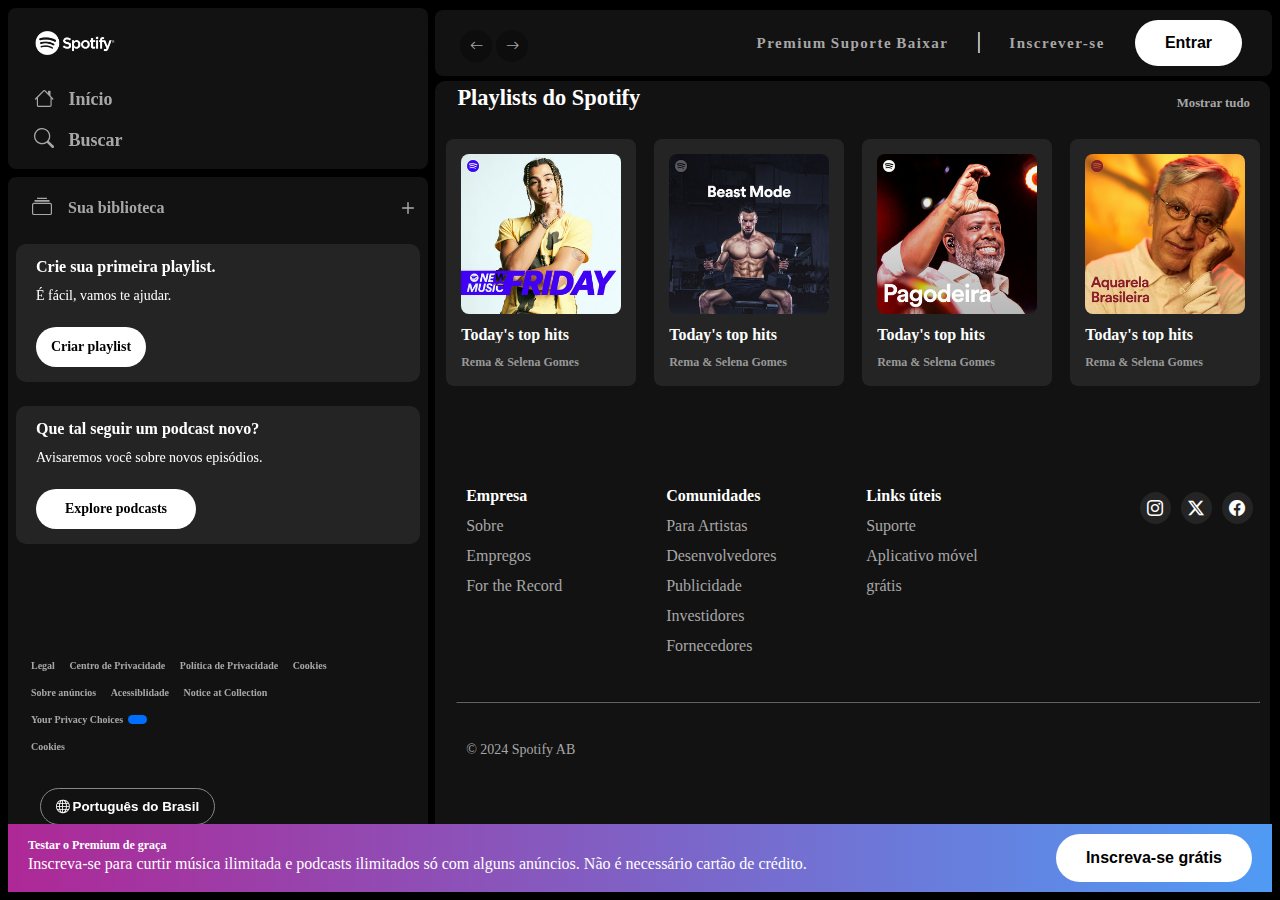
<file: 2. Spotify/Spotify Início/index.html>
<!DOCTYPE html>
<html lang="pt-BR">

<head>

    <meta charset="UTF-8">
    <meta name="viewport" content="width=device-width, initial-scale=1.0">

    <title>Spotify</title>

    <link rel="stylesheet" href="src/styles/reset.css">
    <link rel="stylesheet" href="src/styles/vars.css">
    <link rel="stylesheet" href="src/styles/sidebar-footer.css">
    <link rel="stylesheet" href="src/styles/main-content.css">

    <link rel="shortcut icon" href="src/assets/icons/favicon.png" type="image/x-icon">

    <link rel="stylesheet" href="https://cdn.jsdelivr.net/npm/bootstrap-icons@1.11.3/font/bootstrap-icons.min.css">

</head>

<body>

    <header class="sidebar">
        <nav class="sidebar__navigation">
            <div class="logo">
                <a href="">
                    <img src="src/assets/icons/logo-spotify.png" alt="Logo do spotify">
                </a>
            </div>
            <ul>
                <li>
                    <a href="">
                        <span class="bi bi-house"></span>
                        <span>Início</span>
                    </a>
                </li>
                <li>
                    <a href="">
                        <span class="bi bi-search"></span>
                        <span>Buscar</span>
                    </a>
                </li>
            </ul>
        </nav>

        <nav class="library">
            <div class="library__content">
                <button class="library__button">
                    <span class="bi bi-collection"></span>
                    <span>Sua biblioteca</span>
                </button>
                <span class="bi bi-plus"></span>
            </div>
            <section class="section-library">
                <div class="section-library__content">
                    <span class="text title">Crie sua primeira playlist.</span>
                    <span class="text subtitle">É fácil, vamos te ajudar.</span>
                    <button class="section__button" id="playlist">
                        <span>Criar playlist</span>
                    </button>
                </div>
            </section>
            <section class="section-library">
                <div class="section-library__content">
                    <span class="text title">Que tal seguir um podcast novo?</span>
                    <span class="text subtitle">Avisaremos você sobre novos episódios.</span>
                    <button class="section__button">
                        <span>Explore podcasts</span>
                    </button>
                </div>
            </section>
            <div class="links">
                <div class="links-">
                    <a href="">Legal</a>
                </div>
                <div class="links-">
                    <a href="">Centro de Privacidade</a>
                </div>
                <div class="links-">
                    <a href="">Política de Privacidade</a>
                </div>
                <div class="links-">
                    <a href="">Cookies</a>
                </div>
                <div class="links-">
                    <a href="">Sobre anúncios</a>
                </div>
                <div class="links-">
                    <a href="">Acessiblidade</a>
                </div>
                <div class="links-">
                    <a href="">Notice at Collection</a>
                </div>
                <div class="links-">
                    <a href="">Your Privacy Choices</a>
                    <a href=""><button class="privacy"></button></a>
                </div>
                <br>
                <div class="links-">
                    <a href="">Cookies</a>
                </div>
            </div>
            <div class="languages">
                <button class="languages_button">
                    <span class="bi bi-globe"></span>
                    <span>Português do Brasil</span>
                </button>
            </div>
        </nav>
    </header>

    <main>
        <nav class="topbar" id="top_bar">
            <div class="next-buttons">
                <button type="button" class="bi bi-arrow-left">
                </button>
                <button class="bi bi-arrow-right">
                </button>
            </div>

            <div class="nav_bar">
                <ul>
                    <li><a href="">Premium</a></li>
                    <li><a href="">Suporte</button></a></li>
                    <li><a href="">Baixar</a></li>
                    <li class="bar">|</li>
                    <li><a href="/Spotify Subscribe/index_subscribe.html" class="subscribe">Inscrever-se</a></li>
                </ul>
                <a href="/Spotify Login/index_login.html"><button class="login">Entrar</button></a>
            </div>
        </nav>

        <section class="playlist">
            <div class="introduction">
                <p id="intro">Playlists do Spotify</p>
                <a href="" id="button_session">Mostrar tudo</a>
            </div>

            <div class="list">
                <div class="item">
                    <img src="src/assets/playlist/1.jpeg" alt="">
                    <div class="play">
                        <span class="bi bi-play-fill"></span>
                    </div>
                    <h4>Today's top hits</h4>
                    <p>Rema & Selena Gomes</p>
                </div>
                <div class="item">
                    <img src="src/assets/playlist/2.jpeg" alt="">
                    <div class="play">
                        <span class="bi bi-play-fill"></span>
                    </div>
                    <h4>Today's top hits</h4>
                    <p>Rema & Selena Gomes</p>
                </div>
                <div class="item">
                    <img src="src/assets/playlist/3.jpeg" alt="">
                    <div class="play">
                        <span class="bi bi-play-fill"></span>
                    </div>
                    <h4>Today's top hits</h4>
                    <p>Rema & Selena Gomes</p>
                </div>
                <div class="item">
                    <img src="src/assets/playlist/4.jpeg" alt="">
                    <div class="play">
                        <span class="bi bi-play-fill"></span>
                    </div>
                    <h4>Today's top hits</h4>
                    <p>Rema & Selena Gomes</p>
                </div>
                <div class="item">
                    <img src="src/assets/playlist/5.jpeg" alt="">
                    <div class="play">
                        <span class="bi bi-play-fill"></span>
                    </div>
                    <h4>Today's top hits</h4>
                    <p>Rema & Selena Gomes</p>
                </div>
                <div class="item">
                    <img src="src/assets/playlist/6.jpeg" alt="">
                    <div class="play">
                        <span class="bi bi-play-fill"></span>
                    </div>
                    <h4>Today's top hits</h4>
                    <p>Rema & Selena Gomes</p>
                </div>
                <div class="item">
                    <img src="src/assets/playlist/7.jpeg" alt="">
                    <div class="play">
                        <span class="bi bi-play-fill"></span>
                    </div>
                    <h4>Today's top hits</h4>
                    <p>Rema & Selena Gomes</p>
                </div>
            </div>

            <div class="more-info">
                <div class="company">
                    <p>Empresa</p>
                    <ul>
                        <li><a href="">Sobre</a></li>
                        <li><a href="">Empregos</a></li>
                        <li><a href="">For the Record</a></li>
                    </ul>
                </div>
                <div class="community">
                    <p>Comunidades</p>
                    <ul>
                        <li><a href="">Para Artistas</a></li>
                        <li><a href="">Desenvolvedores</a></li>
                        <li><a href="">Publicidade</a></li>
                        <li><a href="">Investidores</a></li>
                        <li><a href="">Fornecedores</a></li>
                    </ul>
                </div>
                <div class="useful_links">
                    <p>Links úteis</p>
                    <ul>
                        <li><a href="">Suporte</a></li>
                        <li><a href="">Aplicativo móvel grátis</a></li>
                    </ul>
                </div>

                <div class="social-networks">
                    <a href=""><span class="bi bi-instagram"></span></a>
                    <a href=""><span class="bi bi-twitter-x"></span></a>
                    <a href=""><span class="bi bi-facebook"></span></a>
                </div>
            </div>
            <hr>
            <p class="copyright"> &copy; 2024 Spotify AB</p>
        </section>

    </main>

    <footer class="footer_">
        <div class="text">
            <p class="footer-title">Testar o Premium de graça</p>
            <P class="footer-subtitle">Inscreva-se para curtir música ilimitada e podcasts ilimitados só com alguns
                anúncios. Não é necessário cartão de crédito.
            </P>
        </div>
        <div class="button_footer">
            <a href="/Spotify Subscribe/index_subscribe.html"><button type="button">Inscreva-se grátis</button></a>
        </div>
        </div>
    </footer>

</body>

</html>
</file>
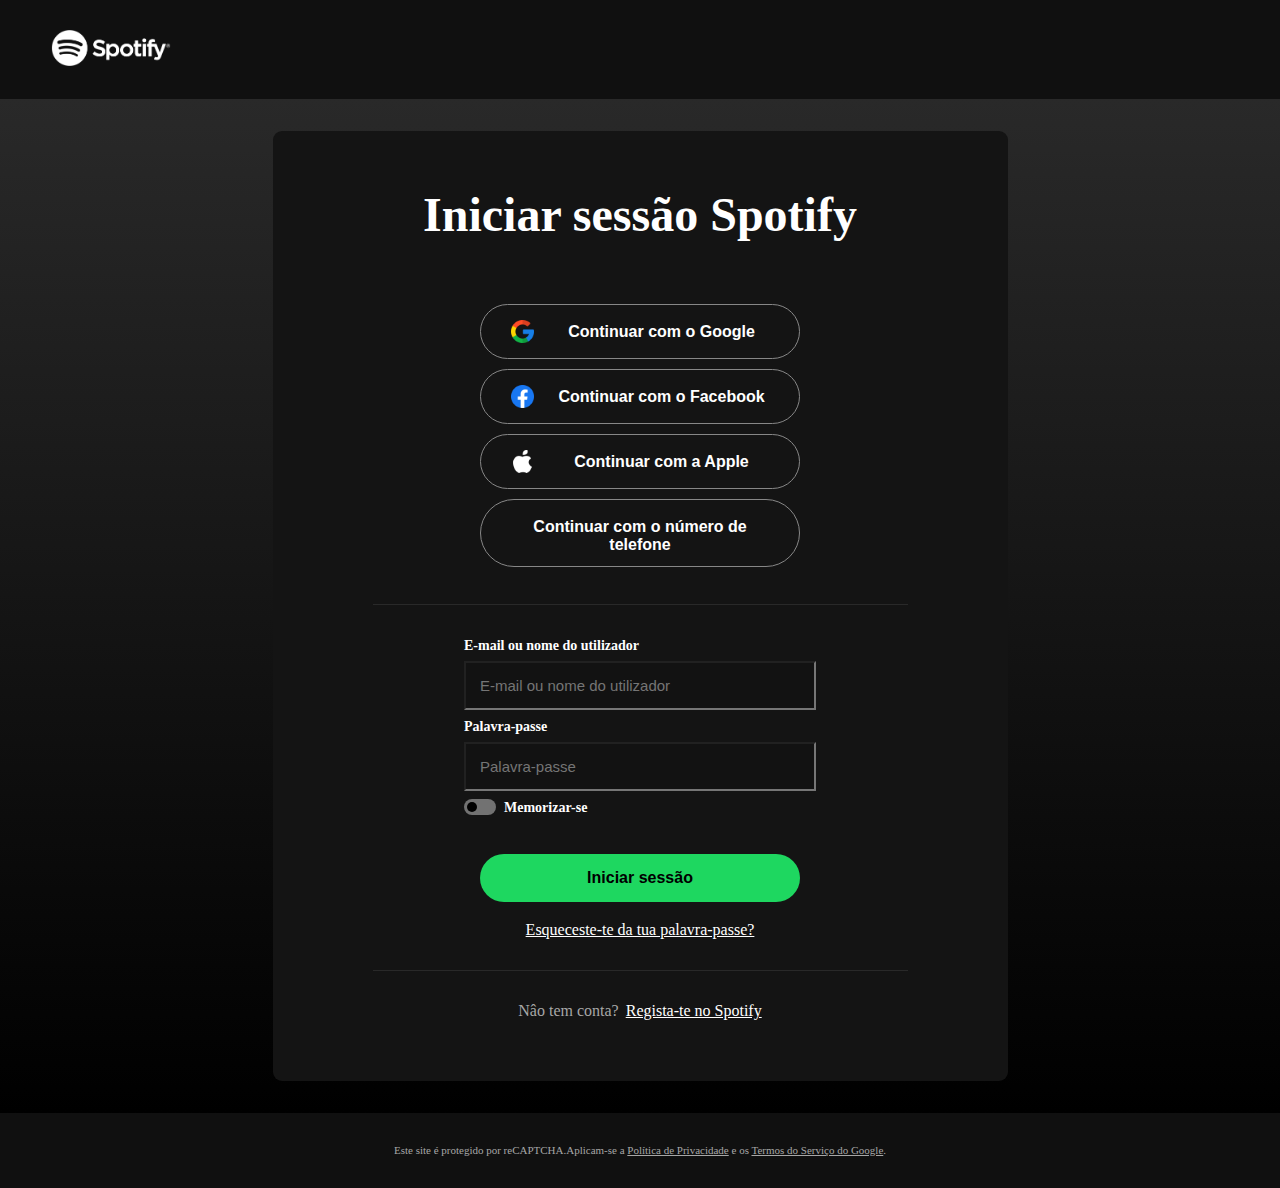
<file: 2. Spotify/Spotify Login/index_login.html>
<!DOCTYPE html>
<html lang="pt-BR">

<head>

    <meta charset="UTF-8">
    <meta name="viewport" content="width=device-width, initial-scale=1.0">

    <title>Iniciar sessão - Spotify</title>

    <link rel="stylesheet" href="src/styles/reset.css">
    <link rel="stylesheet" href="src/styles/vars.css">
    <link rel="stylesheet" href="src/styles/login.css">

    <link rel="shortcut icon" href="src/assets/icons/favicon.png" type="image/x-icon">

    <link rel="stylesheet" href="https://cdn.jsdelivr.net/npm/bootstrap-icons@1.11.3/font/bootstrap-icons.min.css">

</head>

<body>

    <header>
        <div class="logo">
            <a href="">
                <img src="src/assets/icons/logo-spotify.png" alt="Logo do spotify">
            </a>
        </div>
    </header>

    <section>
        <div class="main">
            <h1>Iniciar sessão Spotify</h1>
            <div class="connect-account">
                <a href="">
                    <button class="button">
                        <img src="src/assets/icons/google.png" alt="">
                        <span>Continuar com o Google</span>
                    </button>
                </a>
                <a href="">
                    <button class="button">
                        <img src="src/assets/icons/facebook.png" alt="">
                        <span>Continuar com o Facebook</span>
                    </button>
                </a>
                <a href="">
                    <button class="button">
                        <img src="src/assets/icons/apple.png" alt="">
                        <span>Continuar com a Apple</span>
                    </button>
                </a>
                <a href="">
                    <button class="button">
                        <span>Continuar com o número de telefone</span>
                    </button>
                </a>
            </div>
            <hr>
            <div class="login">
                <form action="">
                    <label for="" id="login">E-mail ou nome do utilizador</label>
                    <input type="text" placeholder="E-mail ou nome do utilizador">
                    <label for="" id="login">Palavra-passe</label>
                    <input type="text" placeholder="Palavra-passe">

                    <label class="switch">
                        <p>Memorizar-se</p>
                        <input type="checkbox" id="input">
                        <span class="slider"></span>
                    </label>
                    <a href=""><button class="">Iniciar sessão</button></a>
                    <a href="">Esqueceste-te da tua palavra-passe?</a>
                </form>
            </div>
            <hr>
            <div class="register">
                <span>Nâo tem conta?</span>
                <a href="">Regista-te no Spotify</a>
            </div>
        </div>
    </section>

    <footer>
        <div class="security">
            <span>Este site é protegido por reCAPTCHA.Aplicam-se a <a href="" id="link">Política de Privacidade</a> e os
                <a href="" id="link">Termos do Serviço do Google</a>.</span>
        </div>
    </footer>
</body>

</html>
</file>
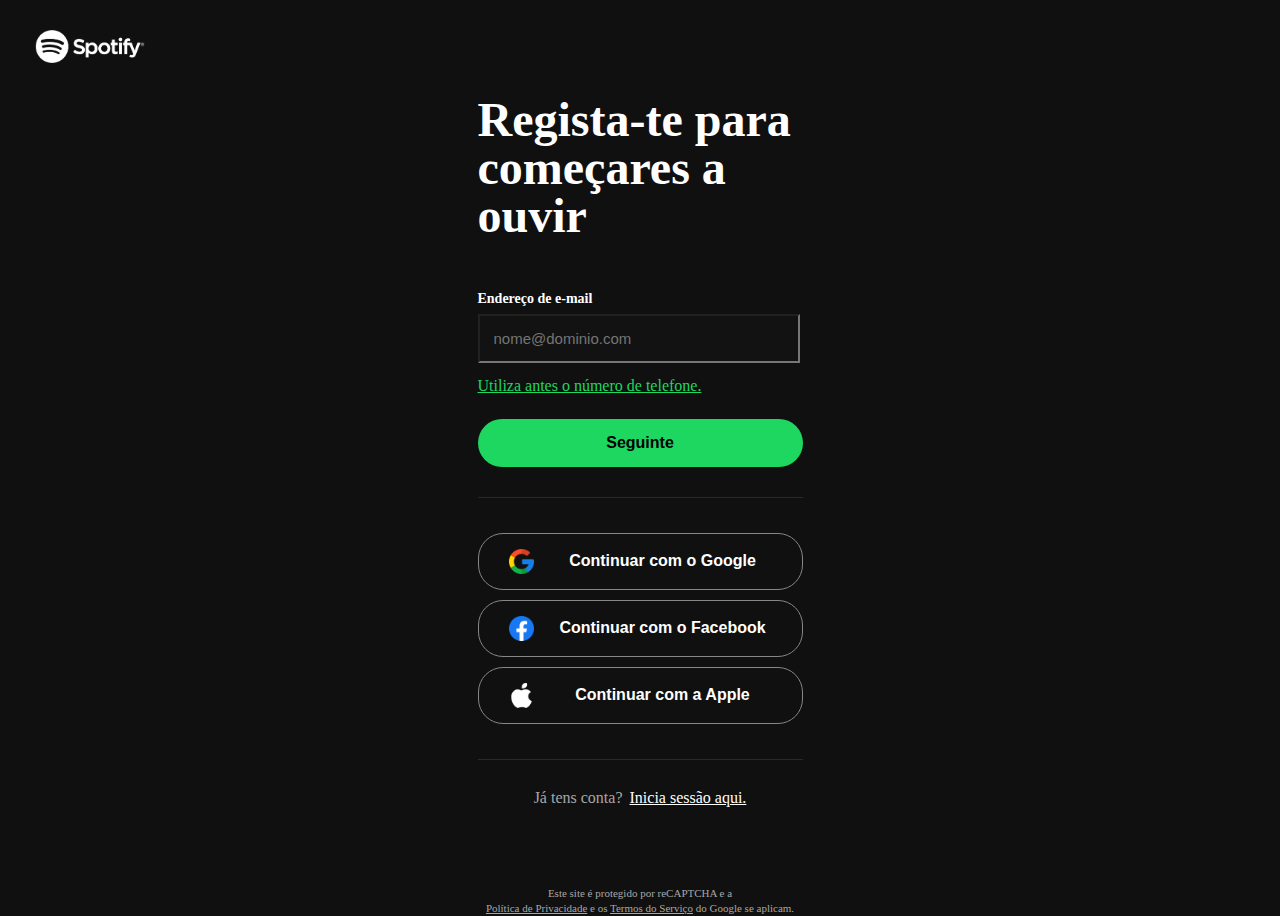
<file: 2. Spotify/Spotify Subscribe/index_subscribe.html>
<!DOCTYPE html>
<html lang="pt-BR">

<head>

    <meta charset="UTF-8">
    <meta name="viewport" content="width=device-width, initial-scale=1.0">

    <title>Regista-te - Spotify</title>

    <link rel="stylesheet" href="src/styles/reset.css">
    <link rel="stylesheet" href="src/styles/vars.css">
    <link rel="stylesheet" href="src/styles/subscribe.css">

    <link rel="shortcut icon" href="src/assets/icons/favicon.png" type="image/x-icon">

    <link rel="stylesheet" href="https://cdn.jsdelivr.net/npm/bootstrap-icons@1.11.3/font/bootstrap-icons.min.css">

</head>

<body>
    <header>
        <div class="logo">
            <a href="">
                <img src="src/assets/icons/logo-spotify.png" alt="Logo do spotify">
            </a>
        </div>
    </header>

    <section>
        <div class="main">
            <h1>Regista-te para começares a ouvir</h1>
            <div class="register">
                <form action="">
                    <label for="">Endereço de e-mail</label>
                    <input type="text" placeholder="nome@dominio.com">
                </form>
                <a href="">Utiliza antes o número de telefone.</a>
                <a href=""><button>Seguinte</button></a>
            </div>
            <hr>
            <div class="connect-account">
                <a href="">
                    <button class="button">
                        <img src="src/assets/icons/google.png" alt="">
                        <span>Continuar com o Google</span>
                    </button>
                </a>
                <a href="">
                    <button class="button">
                        <img src="src/assets/icons/facebook.png" alt="">
                        <span>Continuar com o Facebook</span>
                    </button>
                </a>
                <a href="">
                    <button class="button">
                        <img src="src/assets/icons/apple.png" alt="">
                        <span>Continuar com a Apple</span>
                    </button>
                </a>
            </div>
            <hr>
            <div class="login">
                <span>Já tens conta?</span>
                <a href="">Inicia sessão aqui.</a>
            </div>
        </div>
    </section>

    <footer>
        <div class="security">
            <span>Este site é protegido por reCAPTCHA e a <br><a href="" id="link">Política de Privacidade</a> e os
                <a href="" id="link">Termos do Serviço</a> do Google se aplicam.</span>
        </div>
    </footer>

</body>

</html>
</file>
<file: 2. Spotify/Spotify Início/src/styles/vars.css>
:root{
    /* FONT */
    --font-mont-serrat: "Montserrat'" sans-serif;
    --font-dm-sans: "DM Sans", sans-serif;

    /* COLORS */
    --bottom-one: #000;
    --bottom-two: #121212;
    --bottom-three: #242424;
    --button-bottom:#fff;
    --button-text:#000;
    --button-privacy: rgb(0, 110, 255);
    --button-hover: #fff;
    --bg-arrow-color:rgb(14, 13, 13);
    --bg-grad: linear-gradient(to right, #ae2896, #509bf5);
    --color-border-languages-button: #878787;
    --color-bar-vertical: #fff;
    --color-button-topbar:  #303030;
    --color-button-play:  #1db954;
    --color-subtitle-list: #989898;
    --icons-social: #fff;
    --text-base-light:#fff;
    --text-sub:#a7a7a7;
}
</file>
<file: 2. Spotify/Spotify Início/src/styles/sidebar-footer.css>
body {
    background-color: var(--bottom-one);
    font-family: var(--font-dm-sans), var(--font-mont-serrat);
}

/* Menu Lateral */

.sidebar{
    position: fixed;
    top: 0;
    left: 0;
    bottom: 0;
    padding: 0.5rem; /*  8px */
    width: 26.25rem; /* 420px */
}
.sidebar__navigation .logo{
    display: flex;
    background-color: var(--bottom-two);
    border-radius: 0.5rem; /*  8px */
    padding: 0.75rem 0 0 1rem;/* 12px 0px 0 px 16px */
}
.sidebar__navigation .logo img {
    width: 5rem; /* 80px */
}
.sidebar__navigation{
    background-color: var(--bottom-two);
    border-radius: 0.5rem; /* 8px */
    padding: 0.688rem 0 0 0.688rem; /* 11px 0px 0px 11px */
    cursor: pointer;
}
.sidebar nav ul {
    margin-top: 1.25rem; /* 20 px */
    padding: 0 1.563rem 0.625rem 0.938rem; /* 0px 25px 10px 15px */
    list-style: none;
}
.sidebar nav ul li {
    padding: 0.625rem 0; /* 10px 0px */
    }
.sidebar nav ul li a {
    color: var(--text-sub);
    text-decoration: none;
    font-weight: 650;
    font-size: 1.125rem; /* 18px */
}
.sidebar nav ul li .bi {
    font-size: 1.25rem; /* 20px */
    margin-right: 0.625rem; /* 10px */
    font-weight: 300;
}
.sidebar nav ul li a:hover {
    color: var(--button-hover);
} 

/* Fim do Menu Lateral */

/* Sua Biblioteca */

.library {
    display: flex;
    flex-direction: column;
    background-color: var(--bottom-two);
    border-radius: 0.5rem; /* 8px */
    padding: 0.5rem; /* 8px */
    color: var(--text-base-light);
    font-weight: 700;
    font-size: 1.125rem; /* 18px */
    margin-top: 0.5rem; /* 8px */
  }
.library__content {
    display: flex;
    justify-content: space-between;
    align-items: center;
  }
.library__button {
    display: flex;
    align-items: center;
    text-align: center;
    color: var(--text-sub);
    background-color: transparent;
    font-size: 1rem; /* 16px */
    text-decoration: none;
    padding: 0.75rem 1rem; /* 12px 16px */
    border: none;
    font-family: var(--font-mont-serrat);
    font-weight: 700;
  }
.library__button .bi {
    font-size: 1.25rem; /* 20px */
    margin-right: 1rem; /* 16px */
    font-weight: 300;
  }
.library__content .bi-plus {
    font-size: 1.5rem; /* 24px */
    color: var(--text-sub);
  }
.library__button:hover,
.library__content .bi-plus:hover {
    color: var(--button-hover);
  }
.section-library{
    display: flex;
    align-items: flex-start;
    justify-content: space-between;
    gap: 1.25rem; /* 20px */
    background-color: var(--bottom-three);
    color: var(--text-base-light);
    font-weight: 600;
    font-size: 1rem; /* 16px */
    margin: 0.75rem 0; /* 12px 0px */
    padding: 0.938rem 1.25rem; /* 15px 20px */
    border-radius: 0.625rem; /* 10px */
}
.section-library .section-library__content {
    display: flex;
    flex-direction: column;
}
.section-library .section-library__content .text{
    padding-bottom: 0.875rem; /* 14px */
    color: var(--text-base-light);
}
.section-library .section-library__content .title{
    font-weight: 700;
}
.section-library .section-library__content .subtitle{
    font-weight: 500;
    font-size: 0.875rem; /* 14px */
}
.section-library .section-library__content #playlist{ 
    width: 6.875rem; /* 110px */
}
.section-library .section-library__content .section__button{ 
    display: flex;
    justify-content: center;
    color: var(--button-text);
    background-color: var(--button-bottom);
    border-radius: 1.25rem; /* 20px */
    font-size: 0.875rem; /* 14px */
    font-weight: 700;
    text-decoration: none;
    text-transform: none;
    padding: 0.75rem; /* 12px */
    margin-top: 0.625rem; /* 10px */
    width: 10rem; /* 160px */
    border: none;
    font-family: var(--font-mont-serrat);
}
.section-library .section-library__content .section__button:hover{
    transform: scale(1.04);
}
 /* Fim da Sua Biblioteca */

 /* Políticas e Contratos - Linguagens */

.links- {
    display: inline-flex;
    padding: 0 0.313rem; /* 0px 5px */
}
.links- .privacy{
    background-color: var(--button-privacy);
    border-radius: 0.5rem; /* 8px */
    margin: 0.438rem 0 0 0.313rem; /* 7px 0px 0px 5px */
    width: 1.188rem; /* 19px */
    height: 0.563rem; /* 9px */
}
.sidebar .links {
   padding: 5.938rem 0 0.313rem 0.625rem; /* 95px 0px 5px 10px */
   line-height: 1.563rem; /* 25px */
   margin-right: 1.875rem; /* 30px*/
}
.sidebar .links a {
    color: var(--text-sub);
    text-decoration: none;
    font-size: 0.625rem; /* 10px */
}
.sidebar .links a:hover {
    text-decoration: underline;
}
.languages .languages_button{
    background-color: transparent;
    color: var(--text-base-light);
    font-weight: bold;
    cursor: pointer;
    width: 10.938rem; /* 175px */
    margin: 1.5rem; /* 24px */
    padding: 0.625rem; /* 10px */
    border: 0.063rem solid var(--color-border-languages-button); /* 1px */
    border-radius: 1.25rem; /* 20px */
    align-items: center;
}
.languages .languages_button:hover{
    transform: scale(1.04);
    color: var(--text-base-light);
}

/* Fim das Políticas e Contratos - Linguagens */

/* Rodapé */

.footer_{
    display: flex;
    position: fixed;
    justify-content: space-between;
    right: 0.5rem; /* 8px */
    left: 0.5rem; /* 8px */
    bottom: 0.5rem; /* 8px */
    padding: 0.625rem 1.25rem; /* 10px 20px */
    background: var(--bg-grad);
}
.footer_ .text{
    flex-shrink: 0;
}
.text .footer-title{
    color: var(--text-base-light);
    font-size: 0.75rem; /* 13px */
    font-weight: 700;
    margin: 0.3125rem 0 0.3125rem 0; /* 5px 0px 5px 0px */
}
.text .footer-subtitle{
    color: var(--text-base-light);
    font-size: 1rem; /* 16px */
    font-weight: 500;
}
.button_footer button{
    border-radius: 1.875rem; /* 30px*/
    border: none;
    color: var(--button-text);
    background-color: var(--button-bottom);
    padding: 0.938rem 1.875rem; /* 15px 30px */
    font-weight: bold;
    font-size: 1rem; /* 16px */
    cursor: pointer;
    flex-shrink: 0;
}
.button_footer button:hover{
    transform: scale(1.04);
}

/* Fim do Rodapé */
</file>
<file: 2. Spotify/Spotify Início/src/styles/main-content.css>
/* Cabeçalho principal */

.topbar{
    display: flex;
    justify-content: space-between;
    background-color: var(--bottom-two);
    padding-bottom: 0.625rem; /* 10px */
    border-radius: 0.5rem; /* 8px */
    margin: 0.625rem 0.5rem 0.313rem 27.188rem; /* 10px 8px  5px 435px */
}
.topbar .next-buttons button{
    width: 2rem; /* 16px */
    height: 2rem; /* 16px */
    border-radius: 100%;
    border: none;
    background-color: var(--bg-arrow-color);
    color: var(--text-sub);
    cursor: not-allowed;
    margin: 1.25rem 0.313rem 0 0; /* 20px 5px 0px 0px */
}
.topbar .next-buttons .bi-arrow-left{
    margin: 0.938rem 0 0 1.563rem; /* 15px 0px 0px 25px */
}
.topbar .nav_bar{
    display: flex;
    align-items: center;
}
.topbar .nav_bar ul{
    margin: 0;
    padding: 0;
    list-style: none;
}
.topbar .nav_bar ul li{ 
    display: inline-block;
    margin-top: 0.625rem; /* 10px */
}
.topbar .nav_bar ul li a, .subscribe{ 
    font-size: 0.938rem; /* 15px */
    font-weight: 700;
    letter-spacing: 0.094rem; /* 1.5px */
    color: var(--text-sub);
    text-decoration: none;
    margin-top: 0.625rem; /* 10px */
}
.topbar .nav_bar ul li a:hover, .subscribe:hover{ 
    color: var(--button-hover);
    font-size: 1rem; /* 16px */  
}
.topbar .nav_bar ul li.bar{
    width: auto;
    margin: 0 1.5rem; /* 24px */
    color: var(--color-bar-vertical);
    font-size: 1.5rem; /* 24px */

}
.topbar .nav_bar button {
    background-color: var(--button-bottom);
    color: var(--button-text);
    font-size: 1rem; /* 16px */
    font-weight: bold;
    padding: 0.875rem 1.875rem; /* 14px 30px */
    border: none;
    border-radius: 2.5rem; /* 40px em rem */
    cursor: pointer;
    margin: 0.625rem 1.875rem 0px; /* 10px 30px 0px */

  }
  .topbar .nav_bar button:hover {
    transform: scale(1.04);
  }

/* Fim do cabeçalho principal */

/* Conteúdo principal */

.playlist{
    background-color: var(--bottom-two);
    font-size: 1rem; /* 16px */
    justify-content: space-between;
    padding: 0.35rem 0 0 0.7rem; /* 10px 0px 0px 12px */
    border-radius: 0.625rem; /* 10px */
    margin: 0 0.625rem 0 27.188rem; /* 0px 10px 0px 435px */
}
.playlist .introduction{
    display:flex;
    justify-content: space-between;
    gap: 1.875rem; /* 30px */
}
.playlist #intro{
    color: var(--text-base-light);
    font-size: 1.4rem; /* 22.4px */
    font-weight: 700;
    margin: 0 0 1.875rem 0.7rem; /* 0px 0px 30px 11.2px */
}
.playlist #button_session{
    text-decoration: none;
    background: transparent;
    color: var(--text-sub);
    font-weight: 900;
    font-size: 0.8rem; /* 12.8px */
    margin: 0.625rem 1.25rem 0 0; /* 10px 20px 0px 0px */
}
.playlist #intro:hover, #button_session:hover{
    text-decoration: underline;
  }
.playlist .list{
    display: flex;
    gap: 1.125rem; /* 20px */
    overflow: hidden;
}
.playlist .list .item{
    min-width: 10rem; /* 160px */
    width: 10rem; /* 160px */
    padding: 0.938rem; /* 15px */
    background-color: var(--bottom-three);
    border-radius: 0.5rem; /* 8px */
    cursor: pointer;
    transition: all ease 0.4s;
}
.playlist .list .item:hover{
    background-color: var(--color-button-topbar);
}
.playlist .list .item img{
    width: 100%;
    border-radius: 0.5rem; /* 8px */
    margin-bottom: 0.625rem; /* 10px */
}
.playlist .list .item .play{
    position: relative; 
}
.playlist .list .item .play .bi{
    position: absolute;
    right: 0.625rem; /* 10px */
    top: -3.75rem; /* -60px */
    padding: 0.938rem; /* 15px */
    background-color: var(--color-button-play);
    border-radius: 100%;
    opacity: 0;
    transition: all ease 0.4s;
}
.playlist .list .item:hover .play .bi{
    transform: translateY(-0.625rem); /* -10px */
    opacity: 1;
}
.playlist .list .item h4{
    color: var(--text-base-light);
    font-size: 1rem; /* 16px */
    margin-bottom: 0.625rem; /* 10px */
    white-space: nowrap;
    overflow: hidden;
    text-overflow: ellipsis;
}
.playlist .list .item p{
    color: var(--color-subtitle-list);
    font-size: 0.75rem; /* 12px */
    line-height: 1.125rem; /* 20px */
    font-weight: 600;
    white-space: nowrap;
    overflow: hidden;
    text-overflow: ellipsis;
}

/* Fim do conteúdo principal */

/* Mais informações */

.more-info {
    display: grid;
    grid-template-columns: repeat(3, 9.375rem) 1fr; /* 150px */
    gap: 3.125rem; /* 50px */
    margin: 5.9375rem 0 0 1.25rem; /* 95px 0 0 20px */
    line-height: 1.875rem; /* 30px */
}
.more-info p {
    color: var(--text-base-light);
    font-weight: 700;
}
.more-info ul {
    list-style: none;
    font-weight: 500;
}
.more-info a {
    color: var(--text-sub);
    text-decoration: none;
}
.more-info a:hover {
    color: var(--button-hover);
    text-decoration: underline;
}

/* Redes Sociais */

.social-networks {
    display: flex;
    justify-self: flex-end;
    padding: 0.78125rem; /* 12.5px */
}
.social-networks .bi {
    color: var(--icons-social);
    margin: 0 0.3125rem; /* 5px */
}
.social-networks .bi:hover {
    background-color: var(--color-button-topbar);
}
.social-networks .bi-instagram,
.social-networks .bi-twitter-x,
.social-networks .bi-facebook {
    background-color: var(--bottom-three);
    border-radius: 100%;
    padding: 0.46875rem; /* 7.5px */
}

/* Fim das Redes Sociais */

/* Linha e Copyright */

.playlist hr {
    display: flex;
    border-color: #636363;
    margin: 2.5rem 0.625rem; /* 40px 10px */
}
.playlist .copyright {
    color: var(--text-sub);
    margin: 2.5rem 0 0 1.25rem; /* 40px 0px 0px 20px */
    font-size: 0.875rem; /* 14px */
    padding-bottom: 6.25rem; /* 100px */
}

/* Fim da Linha e Copyright */
</file>
<file: 2. Spotify/Spotify Login/src/styles/vars.css>
:root{
    /* FONT */
    --font-mont-serrat: "Montserrat'" sans-serif;
    --font-dm-sans: "DM Sans", sans-serif;

    /* COLORS */
    --bg-header-footer: #101010;
    --bg-main: #141414;
    --bg-section: #292929;
    --bg-hr: #292929;
    --button: #1ed760;
    --button-border: #878787;
    --hover: #1ed760;
    --input-bg: #121212;
    --text-base: #fff;
    --text-secundary: #a7a7a7;
}
</file>
<file: 2. Spotify/Spotify Login/src/styles/login.css>
body {
    font-family: var(--font-dm-sans), var(--font-mont-serrat);
}
header {
    background-color: var(--bg-header-footer);
    padding: 1.875rem 0 1.875rem 3.188rem; /* 30px 0px 30px 51px */
}
.logo img {
    width: 7.5rem; /* 120px */
}

/* Inicio - Conectar contas */

section {
    display: flex;
    background: linear-gradient(var(--bg-section), #000000);
    align-items: center;
    justify-content: center;
}
.main {
    background: var(--bg-main);
    border-radius: 0.5625rem; /* 9px */
    margin: 2rem 0; /* 32px 0px */
    width: 45.9375rem; /* 735px */
    height: 59.375rem; /* 950px */
}
.main h1 {
    color: var(--text-base);
    text-align: center;
    margin: 3.75rem 0; /* 60px 0px */
    font-size: 3rem; /* 48px */
}
.main .connect-account {
    display: flex;
    text-align: center;
    justify-content: center;
    flex-direction: column;
}
.main .connect-account .button {
    background: transparent;
    border-radius: 6.25rem; /* 100px */
    border: 0.0625rem solid var(--button-border); /* 1px */
    font-size: 1rem; /* 16px */
    font-weight: 700;
    color: var(--text-base);
    width: 20rem; /* 320px */
    text-align: center;
    justify-content: center;
    padding: 0.9375rem 1.25rem; /* 15px 20px */
    margin: 0.3125rem 0; /* 5px 0px */
}
.main .connect-account .button img {
    width: 1.4375rem; /* 23px */
    margin: 0 0.625rem; /* 0px 10px */
    float: left;
}
.main .connect-account .button span {
    position: relative;
    top: 0.1875rem; /* 3px */
}
.main hr {
    margin: 2rem 6.25rem; /* 32px 100px */
    border-top: 0.0625rem solid var(--bg-hr); /* 1px */
    border-right: none;
    border-left: none;
    border-bottom: none ;
}

/* Fim - Conectar conta */

/* Início - Credencias de entrada  */

.main .login {
    display: flex;
    justify-content: center;
}
.main .login form label {
    display: inline-block;
    color: var(--text-base);
    font-size: 0.875rem; /* 14px */
    margin-bottom: 0.5rem; /* 8px */
    font-weight: 600;
}
.main .login form input {
    display: block;
    padding: 0.875rem; /* 14px */
    width: 20rem; /* 320px */
    font-size: 0.9375rem; /* 15px */
    font-weight: 400;
    margin-bottom: 0.5rem; /* 8px */
    background: var(--input-bg);
    color: var(--text-base);
}
.switch {
    position: relative;
    display: flex;
    border-radius: 40px;
  }
.switch #input {
    opacity: 0;
    width: 0;
    height: 0;
  }
.slider {
    position: absolute;
    cursor: pointer;
    top: 0;
    left: 0;
    right: 0;
    bottom: 0;
    background-color: #727272;
    border-radius: 40px;
    transition: .4s;
    width: 32px;
    height: 16px;
  }
.slider:before {
    position: absolute;
    content: "";
    height: 10px;
    width: 10px;
    left: 3px;
    bottom: 3px;
    background-color: rgb(0, 0, 0);
    border-radius: 40px;
    transition: .4s;
  }
.switch input:checked + .slider {
    background-color: #1de760;
  }
.switch input:checked + .slider:before {
    transform: translateX(15px);
  }
.main .login .switch p  {
    color: var(--text-base);
    font-weight: 700;
    font-size: 0.875rem; /* 14px */
    margin-left: 40px;
    margin-top: 2px;
}
.main .login button {
    background-color: var(--button);
    border-radius: 1.875rem; /* 30px */
    font-weight: 600;
    font-size: 1rem; /* 16px */
    width: 20rem; /* 320px */
    height: 3rem; /* 48px */
    padding: 0.5rem 2rem; /* 8px 32px */
    margin: 1.25rem 0.625rem; /* 20px */
}
.main .login button:hover {
    transform: scale(1.04);
}
.main .login a {
    display: block;
    text-align: center;
    justify-content: center;
    color: var(--text-base);
    font-weight: 500;
}
.main .login a:hover {
    color: var(--hover);
}

/* Fim - Credencias de entrada  */

/* Início - Inscrever-se */

.main .register {
    margin: 0.625rem 0; /* 10px 0px */
    text-align: center;
}
.main .register span {
    color: var(--text-secundary);
    margin-right: 0.1875rem; /* 3px */
}
.main .register a {
    color: var(--text-base);
    font-weight: 500;
}
.main .register a:hover {
    color: var(--hover);
}

/* Fim - Inscrever-se */

/* Footer */

.security {
    background-color: var(--bg-header-footer);
    color: var(--text-secundary);
    padding: 2rem; /* 32px */
    text-align: center;
    font-size: 0.6875rem;
}
.security #link {
    color: var(--text-secundary);
}

/* Footer */
</file>
<file: 2. Spotify/Spotify Subscribe/src/styles/vars.css>
:root{
    /* FONT */
    --font-mont-serrat: "Montserrat'" sans-serif;
    --font-dm-sans: "DM Sans", sans-serif;

    /* COLORS */
    
    /* COLORS */
    --bg-header: #101010;
    --bg-main: #141414;
    --bg-section: #292929;
    --bg-hr: #292929;
    --button: #1ed760;
    --button-border: #878787;
    --hover: #1ed760;
    --input-bg: #121212;
    --text-base: #fff;
    --text-secundary: #a7a7a7;
    }
</file>
<file: 2. Spotify/Spotify Subscribe/src/styles/subscribe.css>
body {
    background-color: var(--bg-header);
    font-family: var(--font-mont-serrat), var(--font-dm-sans);
}
header {
    padding: 1.875rem 0 1.875rem 2.188rem; /* 30px 0px 30px 35px */
}
.logo img {
    width: 6.875rem; /* 110px */
}

/* Inicio - Inscrever-se */

section {
    display: flex;
    justify-content: center;
}
.main {
    width: 20.313rem; /* 325px */
    padding: 0 2rem; /* 0px 32px */
}
.main h1 {
    color: var(--text-base);
    font-size: 3rem; /* 48px */
    margin-bottom: 3.125rem; /* 50px */
}
.main .register form label {
    display: inline-block;
    color: var(--text-base);
    font-size: 0.875rem; /* 14px */
    margin-bottom: 0.5rem; /* 8px */
    font-weight: 600;
}
.main .register form input {
    display: block;
    padding: 0.875rem; /* 14px */
    width: 18.125rem; /* 290px */
    font-size: 0.9375rem; /* 15px */
    font-weight: 400;
    margin-bottom: 0.9375rem; /* 15px */
    background: var(--input-bg);
    color: var(--text-base);
}
.main .register a {
    color: var(--hover);
}
.main .register button {
    background-color: var(--button);
    border-radius: 1.875rem; /* 30px */
    font-weight: 600;
    font-size: 1rem; /* 16px */
    width: 20.313rem; /* 325px */
    height: 3rem; /* 48px */
    margin: 1.5625rem 0 0 0; /* 25px 0px 0px 0px */
}

/* Fim - Inscrever-se */

/* Inicio - Conectar contas */

.main .connect-account {
    display: flex;
    flex-direction: column;
    text-align: center;
    justify-content: center;
}
.main .connect-account button {
    background: transparent;
    border-radius: 1.5625rem; /* 100px */
    border: 0.0625rem solid var(--button-border); /* 1px */
    font-size: 1rem; /* 16px */
    font-weight: 700;
    color: var(--text-base);
    width: 20.313rem; /* 325px */
    text-align: center;
    justify-content: center;
    padding: 0.9375rem 1.25rem; /* 15px 20px */
    margin: 0.3125rem 0; /* 5px 0px */
}
.main .connect-account .button img {
    width: 1.5625rem; /* 25px */
    margin: 0 0.625rem; /* 0px 10px */
    float: left;
}
.main .connect-account .button span {
    position: relative;
    top: 0.1875rem; /* 3px */
}
.main hr {
    margin: 1.875rem 0; /* 30px 0px */
    border-top: 0.0625rem solid var(--bg-hr); /* 1px */
    border-left: none;
    border-right: none;
    border-bottom: none;
}
.main .login {
    margin-bottom: 5rem; /* 80px */
    text-align: center;
}
.main .login span {
    color: var(--text-secundary);
    margin-right: 0.1875rem; /* 3px */
}
.main .login a {
    color: var(--text-base);
    font-weight: 500;
}
.main .login a:hover {
    color: var(--hover);
}

/* Fim - Conectar contas */

/* Footer */

.security {
    color: var(--text-secundary);
    text-align: center;
    font-size: 0.6875rem; /* 11px */
    line-height: 0.9375rem; /* 15px */
}
.security #link {
    color: var(--text-secundary);
}

/* Footer */
</file>
